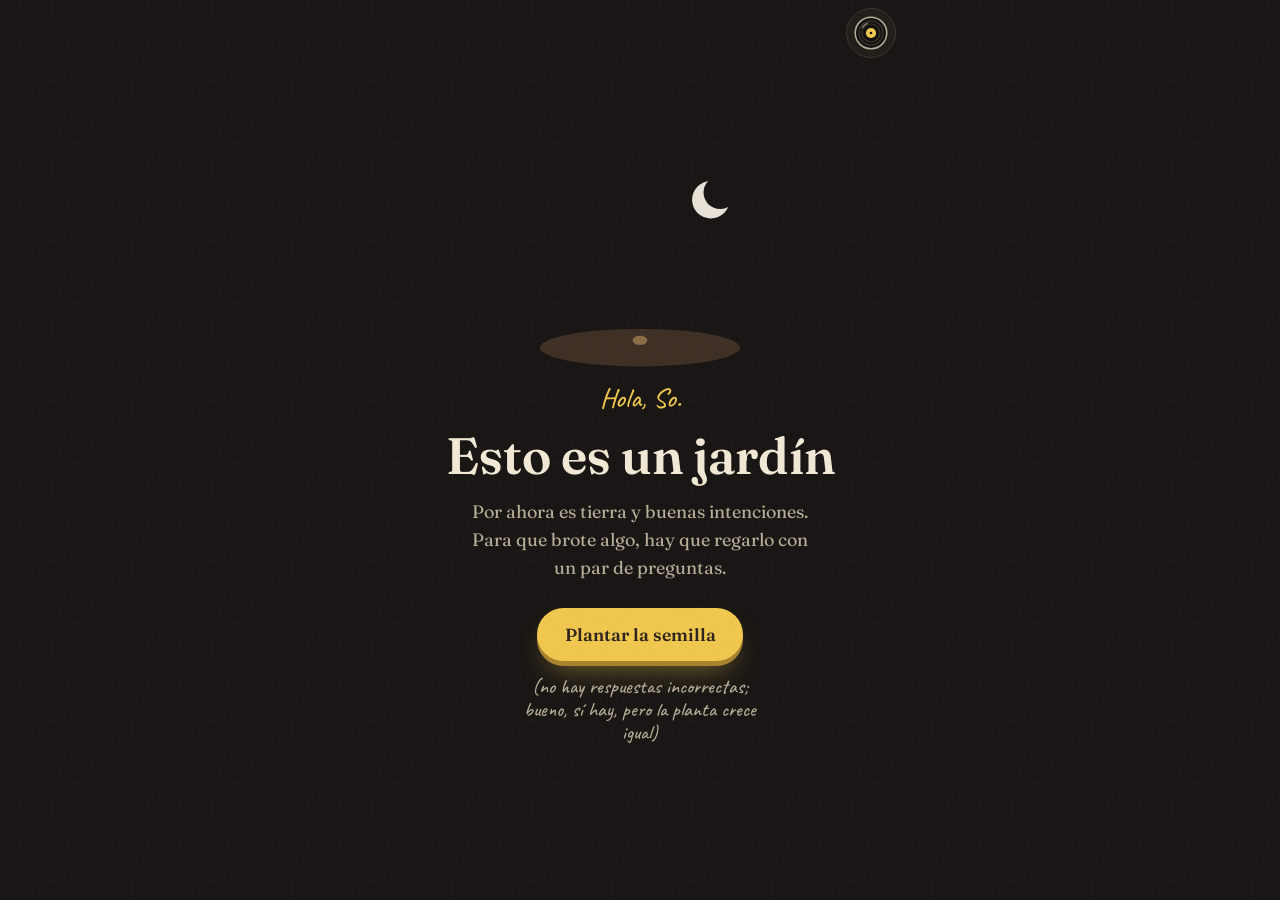
<file: index.html>
<!doctype html>
<html lang="es-AR">
<head>
  <meta charset="utf-8">
  <meta name="viewport" content="width=device-width, initial-scale=1, viewport-fit=cover">
  <meta name="robots" content="noindex, nofollow">
  <meta name="theme-color" content="#14110f">
  <meta name="color-scheme" content="dark">
  <title>Jardín nocturno</title>
  <link rel="icon" href="assets/favicon.svg" type="image/svg+xml">
  <link rel="preconnect" href="https://fonts.googleapis.com">
  <link rel="preconnect" href="https://fonts.gstatic.com" crossorigin>
  <link rel="stylesheet" href="https://fonts.googleapis.com/css2?family=Caveat:wght@500..700&family=Fraunces:opsz,wght,SOFT@9..144,400..700,100&display=swap">
  <link rel="stylesheet" href="css/estilos.css">
  <script type="module" src="js/app.js"></script>
</head>
<body>
  <!-- Cielo de fondo: estrellas + luciérnagas (decorativo) -->
  <div class="cielo" aria-hidden="true">
    <span class="luciernaga" style="--x:12%;--y:22%;--d:0s;--t:13s;--dx:40px;--dy:-50px"></span>
    <span class="luciernaga" style="--x:78%;--y:30%;--d:1.8s;--t:16s;--dx:-30px;--dy:-70px"></span>
    <span class="luciernaga" style="--x:40%;--y:58%;--d:3.1s;--t:12s;--dx:25px;--dy:-40px"></span>
    <span class="luciernaga" style="--x:88%;--y:66%;--d:.7s;--t:15s;--dx:-45px;--dy:-30px"></span>
    <span class="luciernaga" style="--x:20%;--y:80%;--d:2.4s;--t:14s;--dx:35px;--dy:-60px"></span>
    <span class="luciernaga" style="--x:60%;--y:14%;--d:4s;--t:17s;--dx:-20px;--dy:50px"></span>
    <span class="luciernaga" style="--x:52%;--y:86%;--d:1.2s;--t:13s;--dx:-30px;--dy:-55px"></span>
  </div>

  <header class="cabecera">
    <a class="marca" href="#jardin">
      <svg viewBox="0 0 40 48" aria-hidden="true"><use href="#ico-brote"/></svg>
      <span data-texto="sitio.titulo"></span>
    </a>
  </header>

  <main id="contenido">
    <section id="entrada" class="seccion seccion--entrada" data-seccion hidden aria-labelledby="t-entrada">
      <div class="entrada" data-modo="intro">
        <!-- La planta crece por etapas: 0 semilla, 1-3 tallo y hojas, 4 flor. js/entrada.js prende cada .parte -->
        <svg class="escena" data-escena viewBox="0 0 240 200" aria-hidden="true">
          <circle class="escena__luna" cx="188" cy="42" r="18"/>
          <circle class="escena__luna-sombra" cx="197" cy="35" r="16"/>
          <g class="escena__gotas">
            <path class="gota" d="M106 18c3 5 5 8 5 10.5a5 5 0 0 1-10 0c0-2.5 2-5.5 5-10.5Z"/>
            <path class="gota" d="M122 8c3 5 5 8 5 10.5a5 5 0 0 1-10 0c0-2.5 2-5.5 5-10.5Z"/>
            <path class="gota" d="M138 20c3 5 5 8 5 10.5a5 5 0 0 1-10 0c0-2.5 2-5.5 5-10.5Z"/>
          </g>
          <ellipse class="escena__tierra" cx="120" cy="184" rx="96" ry="18"/>
          <ellipse class="parte escena__semilla" data-desde="0" data-hasta="0" cx="120" cy="177" rx="7" ry="4.5"/>
          <g class="escena__planta">
            <path class="parte tallo" data-desde="1" d="M120 182 C120 174 120 167 121 158"/>
            <path class="parte hoja hoja--izq" data-desde="1" d="M121 164 C111 165 104 158 102 150 C112 149 119 155 121 164Z"/>
            <path class="parte hoja hoja--der" data-desde="1" d="M121 160 C131 158 138 151 139 143 C129 144 122 150 121 160Z"/>
            <path class="parte tallo" data-desde="2" d="M121 158 C122 142 118 128 120 112"/>
            <path class="parte hoja hoja--izq" data-desde="2" d="M120 136 C106 137 97 128 95 118 C108 117 118 125 120 136Z"/>
            <path class="parte hoja hoja--der" data-desde="2" d="M120 128 C133 126 142 117 144 106 C131 108 121 116 120 128Z"/>
            <path class="parte tallo" data-desde="3" d="M120 112 C121 99 119 88 120 76"/>
            <path class="parte hoja hoja--der" data-desde="3" d="M120 98 C129 97 135 91 136 84 C127 85 121 90 120 98Z"/>
            <ellipse class="parte pimpollo" data-desde="3" data-hasta="3" cx="120" cy="69" rx="6" ry="9"/>
            <g transform="translate(120 66)">
              <g class="parte parte--flor" data-desde="4">
                <use href="#flor-margarita" x="-30" y="-30" width="60" height="60"/>
              </g>
            </g>
          </g>
        </svg>
        <div class="petalos" data-petalos aria-hidden="true"></div>

        <!-- Pantalla 1: bienvenida -->
        <div class="entrada__pantalla" data-pantalla="intro">
          <p class="manuscrita entrada__saludo" data-solo="primera" data-texto="entrada.saludo"></p>
          <p class="manuscrita entrada__saludo" data-solo="vuelta" data-texto="entrada.saludoVuelta"></p>
          <h1 id="t-entrada" tabindex="-1" data-texto="entrada.titulo"></h1>
          <p class="entrada__texto" data-solo="primera" data-texto="entrada.texto"></p>
          <p class="entrada__texto" data-solo="vuelta" data-texto="entrada.textoVuelta"></p>
          <div class="entrada__botones">
            <button class="boton boton--primario" type="button" data-solo="primera" data-accion="plantar" data-texto="entrada.boton"></button>
            <button class="boton boton--primario" type="button" data-solo="vuelta" data-accion="entrar" data-texto="entrada.entrarDirecto"></button>
            <button class="boton boton--secundario" type="button" data-solo="vuelta" data-accion="plantar" data-texto="entrada.jugarDeNuevo"></button>
          </div>
          <p class="manuscrita nota" data-solo="primera" data-texto="entrada.nota"></p>
        </div>

        <!-- Pantalla 2: preguntas (salen de data/semilla.json) -->
        <div class="entrada__pantalla" data-pantalla="pregunta" hidden>
          <p class="manuscrita entrada__progreso" data-progreso></p>
          <h2 class="entrada__pregunta" tabindex="-1" data-pregunta></h2>
          <ul class="opciones" data-opciones></ul>
          <p class="entrada__reaccion manuscrita" data-reaccion aria-live="polite"></p>
          <button class="boton boton--primario" type="button" data-accion="siguiente" hidden></button>
        </div>

        <!-- Pantalla 3: brotó -->
        <div class="entrada__pantalla" data-pantalla="final" hidden>
          <h2 class="entrada__final" tabindex="-1" data-texto="semilla.final.titulo"></h2>
          <p class="entrada__texto" data-puntaje></p>
          <button class="boton boton--primario" type="button" data-accion="entrar" data-texto="semilla.final.boton"></button>
        </div>
      </div>
    </section>

    <section id="jardin" class="seccion" data-seccion hidden aria-labelledby="t-jardin">
      <header class="seccion__cabecera">
        <h1 id="t-jardin" tabindex="-1" data-texto="jardin.titulo"></h1>
        <p class="bajada" data-texto="jardin.bajada"></p>
      </header>
      <div data-jardin></div>
    </section>

    <section id="cartas" class="seccion" data-seccion hidden aria-labelledby="t-cartas">
      <header class="seccion__cabecera">
        <h1 id="t-cartas" tabindex="-1" data-texto="cartas.titulo"></h1>
        <p class="bajada" data-texto="cartas.bajada"></p>
      </header>
      <div data-cartas></div>
    </section>

    <section id="juegos" class="seccion" data-seccion hidden aria-labelledby="t-juegos">
      <header class="seccion__cabecera">
        <h1 id="t-juegos" tabindex="-1" data-texto="juegos.titulo"></h1>
        <p class="bajada" data-texto="juegos.bajada"></p>
      </header>
      <div data-juegos></div>
    </section>

    <footer class="pie">
      <p class="manuscrita" data-texto="sitio.pie"></p>
    </footer>
  </main>

  <nav class="navegacion" aria-label="Secciones">
    <ul>
      <li><a href="#jardin" data-nav="jardin">
        <svg viewBox="0 0 24 24" aria-hidden="true"><use href="#ico-flor"/></svg>
        <span data-texto="nav.jardin"></span></a></li>
      <li><a href="#cartas" data-nav="cartas">
        <svg viewBox="0 0 24 24" aria-hidden="true"><use href="#ico-sobre"/></svg>
        <span data-texto="nav.cartas"></span></a></li>
      <li><a href="#juegos" data-nav="juegos">
        <svg viewBox="0 0 24 24" aria-hidden="true"><use href="#ico-juego"/></svg>
        <span data-texto="nav.juegos"></span></a></li>
    </ul>
  </nav>

  <!-- Tarjeta de recuerdo (la llena js/tarjeta.js) -->
  <dialog class="tarjeta" data-tarjeta aria-labelledby="tarjeta-titulo">
    <button class="tarjeta__cerrar" type="button" data-accion="cerrar" data-texto-aria="tarjeta.cerrar">
      <svg viewBox="0 0 24 24" aria-hidden="true"><use href="#ico-cerrar"/></svg>
    </button>
    <article class="tarjeta__papel" data-papel>
      <figure class="tarjeta__polaroid">
        <div class="tarjeta__foto" data-foto></div>
        <figcaption class="manuscrita" data-pie></figcaption>
      </figure>
      <p class="tarjeta__fecha" data-fecha></p>
      <h2 id="tarjeta-titulo" data-titulo></h2>
      <div class="tarjeta__texto" data-cuerpo></div>
    </article>
    <div class="tarjeta__pasos" data-pasos>
      <button class="boton-redondo" type="button" data-accion="anterior" data-texto-aria="tarjeta.anterior">
        <svg viewBox="0 0 24 24" aria-hidden="true" style="transform:scaleX(-1)"><use href="#ico-flecha"/></svg>
      </button>
      <span class="manuscrita" data-posicion aria-live="polite"></span>
      <button class="boton-redondo" type="button" data-accion="siguiente" data-texto-aria="tarjeta.siguiente">
        <svg viewBox="0 0 24 24" aria-hidden="true"><use href="#ico-flecha"/></svg>
      </button>
    </div>
  </dialog>

  <!-- Carta abierta (la llena js/cartas.js) -->
  <dialog class="tarjeta carta" data-carta aria-labelledby="carta-titulo">
    <button class="tarjeta__cerrar" type="button" data-accion="cerrar" data-texto-aria="cartas.cerrar">
      <svg viewBox="0 0 24 24" aria-hidden="true"><use href="#ico-cerrar"/></svg>
    </button>
    <article class="tarjeta__papel carta__papel" data-papel>
      <p class="tarjeta__fecha" data-fecha></p>
      <h2 id="carta-titulo" data-titulo></h2>
      <div class="carta__texto" data-cuerpo></div>
      <p class="carta__firma manuscrita" data-firma></p>
    </article>
  </dialog>

  <div class="aviso" role="alert" data-aviso hidden></div>

  <!-- Íconos y dibujos reutilizables -->
  <svg width="0" height="0" style="position:absolute" aria-hidden="true">
    <symbol id="ico-brote" viewBox="0 0 40 48">
      <path d="M20 46 C20 36 19.5 28 21 19" fill="none" stroke="currentColor" stroke-width="2.6" stroke-linecap="round"/>
      <path d="M20.6 28 C12 28 7 22 6 15 C14 15 20 20 20.6 28Z" fill="currentColor"/>
      <path d="M21 21 C28 20 33 14 34 7 C26 8 21.5 13 21 21Z" fill="currentColor"/>
    </symbol>
    <symbol id="ico-flor" viewBox="0 0 24 24">
      <g fill="none" stroke="currentColor" stroke-width="1.8" stroke-linecap="round" stroke-linejoin="round">
        <circle cx="12" cy="5.2" r="2.5"/><circle cx="15.8" cy="9" r="2.5"/>
        <circle cx="12" cy="12.8" r="2.5"/><circle cx="8.2" cy="9" r="2.5"/>
        <path d="M12 15.3V21.5M12 18.5c1.6-1.8 3.4-2.3 5-2"/>
      </g>
      <circle cx="12" cy="9" r="1.4" fill="currentColor"/>
    </symbol>
    <symbol id="ico-sobre" viewBox="0 0 24 24">
      <g fill="none" stroke="currentColor" stroke-width="1.8" stroke-linecap="round" stroke-linejoin="round">
        <rect x="3" y="5.5" width="18" height="13.5" rx="2.2"/>
        <path d="M3.6 7 12 13.2 20.4 7"/>
      </g>
      <circle cx="12" cy="15.6" r="1.6" fill="currentColor"/>
    </symbol>
    <symbol id="ico-juego" viewBox="0 0 24 24">
      <rect x="4" y="4" width="16" height="16" rx="4" fill="none" stroke="currentColor" stroke-width="1.8" transform="rotate(-6 12 12)"/>
      <g fill="currentColor"><circle cx="8.8" cy="9.2" r="1.4"/><circle cx="12" cy="12" r="1.4"/><circle cx="15.2" cy="14.8" r="1.4"/></g>
    </symbol>
    <symbol id="ico-disco" viewBox="0 0 24 24">
      <circle cx="12" cy="12" r="10.5" fill="#0d0b0a" stroke="#b8ad97" stroke-width="1"/>
      <circle cx="12" cy="12" r="8" fill="none" stroke="#3a3229" stroke-width=".8"/>
      <circle cx="12" cy="12" r="6" fill="none" stroke="#3a3229" stroke-width=".8"/>
      <path d="M6.2 8.4a7 7 0 0 1 3.6-3" fill="none" stroke="#b8ad97" stroke-width=".9" stroke-linecap="round" opacity=".7"/>
      <circle cx="12" cy="12" r="3.4" fill="#f2c84b"/>
      <circle cx="12" cy="12" r=".9" fill="#14110f"/>
    </symbol>
    <symbol id="ico-candado" viewBox="0 0 24 24">
      <path d="M8.3 11V8.2a3.7 3.7 0 0 1 7.4 0V11" fill="none" stroke="currentColor" stroke-width="2.2" stroke-linecap="round"/>
      <rect x="5.5" y="10.5" width="13" height="10" rx="2.4" fill="currentColor"/>
      <circle cx="12" cy="15" r="1.5" fill="#f1e6cc"/>
    </symbol>
    <symbol id="ico-cerrar" viewBox="0 0 24 24">
      <path d="M6.5 6.8c3.6 3.2 7.4 7 11 10.6M17.3 6.4c-3.4 3.8-7 7.4-10.8 11" fill="none" stroke="currentColor" stroke-width="2.4" stroke-linecap="round"/>
    </symbol>
    <symbol id="ico-flecha" viewBox="0 0 24 24">
      <path d="M4.5 12.4c4.8-.5 9.6-.3 14.5 0M13.8 6.6c1.8 2 3.6 3.8 5.4 5.6-1.9 1.8-3.7 3.6-5.6 5.4" fill="none" stroke="currentColor" stroke-width="2.4" stroke-linecap="round" stroke-linejoin="round"/>
    </symbol>

    <!-- Flores del jardín (cabezas). viewBox centrado en 0,0 -->
    <symbol id="flor-margarita" viewBox="-30 -30 60 60">
      <g fill="#fbf6ea" stroke="#d8cdb4" stroke-width=".8">
        <ellipse cy="-14" rx="5" ry="12"/>
        <ellipse cy="-14" rx="5" ry="12" transform="rotate(30)"/>
        <ellipse cy="-14" rx="5" ry="12" transform="rotate(60)"/>
        <ellipse cy="-14" rx="5" ry="12" transform="rotate(90)"/>
        <ellipse cy="-14" rx="5" ry="12" transform="rotate(120)"/>
        <ellipse cy="-14" rx="5" ry="12" transform="rotate(150)"/>
        <ellipse cy="-14" rx="5" ry="12" transform="rotate(180)"/>
        <ellipse cy="-14" rx="5" ry="12" transform="rotate(210)"/>
        <ellipse cy="-14" rx="5" ry="12" transform="rotate(240)"/>
        <ellipse cy="-14" rx="5" ry="12" transform="rotate(270)"/>
        <ellipse cy="-14" rx="5" ry="12" transform="rotate(300)"/>
        <ellipse cy="-14" rx="5" ry="12" transform="rotate(330)"/>
      </g>
      <circle r="7" fill="#f2c84b"/>
      <circle r="7" fill="none" stroke="#c99a2e" stroke-width="1.4" stroke-dasharray="1.5 2.5"/>
    </symbol>
    <symbol id="flor-jazmin" viewBox="-30 -30 60 60">
      <g fill="#fbf6ea" stroke="#d8cdb4" stroke-width=".8">
        <path d="M0 0C7-5 11-15 5-25C-2-20-5-9 0 0Z"/>
        <path d="M0 0C7-5 11-15 5-25C-2-20-5-9 0 0Z" transform="rotate(72)"/>
        <path d="M0 0C7-5 11-15 5-25C-2-20-5-9 0 0Z" transform="rotate(144)"/>
        <path d="M0 0C7-5 11-15 5-25C-2-20-5-9 0 0Z" transform="rotate(216)"/>
        <path d="M0 0C7-5 11-15 5-25C-2-20-5-9 0 0Z" transform="rotate(288)"/>
      </g>
      <circle r="3.2" fill="#f8df93"/>
    </symbol>
    <symbol id="flor-aromo" viewBox="-30 -30 60 60">
      <g fill="#f2c84b">
        <circle cx="0" cy="0" r="8.5"/><circle cx="-11" cy="-6" r="7"/><circle cx="10" cy="-7" r="7.5"/>
        <circle cx="-8" cy="9" r="6.5"/><circle cx="9" cy="9" r="6.5"/><circle cx="0" cy="-15" r="6"/>
        <circle cx="-17" cy="5" r="5"/><circle cx="17" cy="3" r="5"/><circle cx="1" cy="16" r="5.5"/>
      </g>
      <g fill="#f8df93">
        <circle cx="-2" cy="-3" r="3"/><circle cx="-13" cy="-8" r="2.4"/><circle cx="8" cy="-10" r="2.6"/>
        <circle cx="-10" cy="7" r="2.2"/><circle cx="7" cy="6" r="2.2"/><circle cx="-2" cy="-17" r="2"/>
      </g>
    </symbol>
    <symbol id="flor-calendula" viewBox="-30 -30 60 60">
      <g fill="#eeac34">
        <ellipse cy="-15" rx="4.6" ry="12"/><ellipse cy="-15" rx="4.6" ry="12" transform="rotate(24)"/>
        <ellipse cy="-15" rx="4.6" ry="12" transform="rotate(48)"/><ellipse cy="-15" rx="4.6" ry="12" transform="rotate(72)"/>
        <ellipse cy="-15" rx="4.6" ry="12" transform="rotate(96)"/><ellipse cy="-15" rx="4.6" ry="12" transform="rotate(120)"/>
        <ellipse cy="-15" rx="4.6" ry="12" transform="rotate(144)"/><ellipse cy="-15" rx="4.6" ry="12" transform="rotate(168)"/>
        <ellipse cy="-15" rx="4.6" ry="12" transform="rotate(192)"/><ellipse cy="-15" rx="4.6" ry="12" transform="rotate(216)"/>
        <ellipse cy="-15" rx="4.6" ry="12" transform="rotate(240)"/><ellipse cy="-15" rx="4.6" ry="12" transform="rotate(264)"/>
        <ellipse cy="-15" rx="4.6" ry="12" transform="rotate(288)"/><ellipse cy="-15" rx="4.6" ry="12" transform="rotate(312)"/>
        <ellipse cy="-15" rx="4.6" ry="12" transform="rotate(336)"/>
      </g>
      <g fill="#f2c84b">
        <ellipse cy="-9" rx="3.6" ry="8" transform="rotate(12)"/><ellipse cy="-9" rx="3.6" ry="8" transform="rotate(52)"/>
        <ellipse cy="-9" rx="3.6" ry="8" transform="rotate(92)"/><ellipse cy="-9" rx="3.6" ry="8" transform="rotate(132)"/>
        <ellipse cy="-9" rx="3.6" ry="8" transform="rotate(172)"/><ellipse cy="-9" rx="3.6" ry="8" transform="rotate(212)"/>
        <ellipse cy="-9" rx="3.6" ry="8" transform="rotate(252)"/><ellipse cy="-9" rx="3.6" ry="8" transform="rotate(292)"/>
        <ellipse cy="-9" rx="3.6" ry="8" transform="rotate(332)"/>
      </g>
      <circle r="5" fill="#7a4f0e"/>
    </symbol>
  </svg>

  <template id="tpl-margarita">
    <svg class="margarita-tinta" viewBox="0 0 120 150" aria-hidden="true">
      <path class="tallo" d="M60 82 C58 105 62 125 58 146 M60 118 C70 108 82 106 90 110 C82 120 70 122 60 118Z"/>
      <g class="petalos">
        <ellipse cx="60" cy="30" rx="9" ry="22"/>
        <ellipse cx="60" cy="30" rx="9" ry="22" transform="rotate(36 60 60)"/>
        <ellipse cx="60" cy="30" rx="9" ry="22" transform="rotate(72 60 60)"/>
        <ellipse cx="60" cy="30" rx="9" ry="22" transform="rotate(108 60 60)"/>
        <ellipse cx="60" cy="30" rx="9" ry="22" transform="rotate(144 60 60)"/>
        <ellipse cx="60" cy="30" rx="9" ry="22" transform="rotate(180 60 60)"/>
        <ellipse cx="60" cy="30" rx="9" ry="22" transform="rotate(216 60 60)"/>
        <ellipse cx="60" cy="30" rx="9" ry="22" transform="rotate(252 60 60)"/>
        <ellipse cx="60" cy="30" rx="9" ry="22" transform="rotate(288 60 60)"/>
        <ellipse cx="60" cy="30" rx="9" ry="22" transform="rotate(324 60 60)"/>
      </g>
      <circle class="centro" cx="60" cy="60" r="13"/>
    </svg>
  </template>
</body>
</html>
</file>
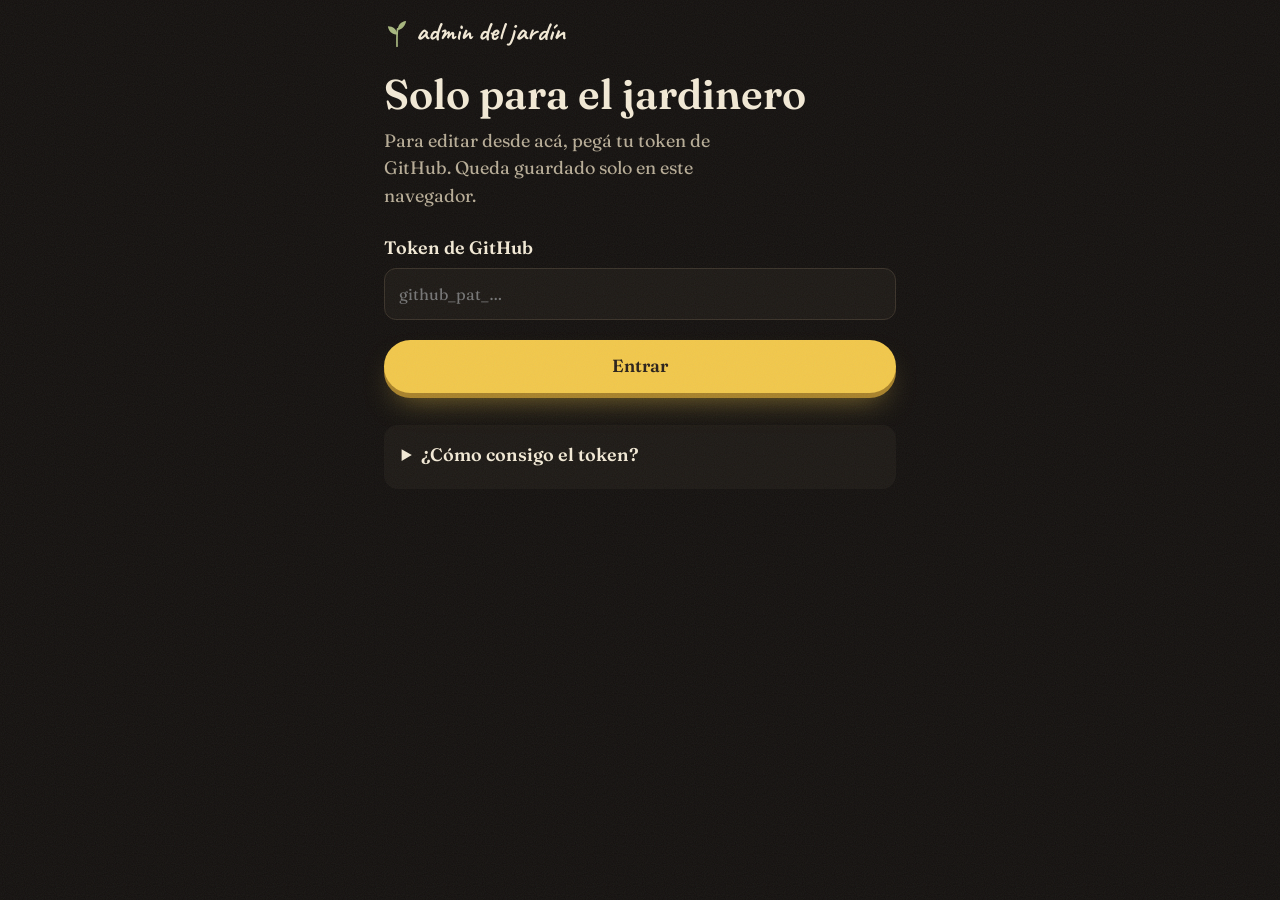
<file: admin.html>
<!doctype html>
<html lang="es-AR">
<head>
  <meta charset="utf-8">
  <meta name="viewport" content="width=device-width, initial-scale=1, viewport-fit=cover">
  <meta name="robots" content="noindex, nofollow">
  <meta name="referrer" content="no-referrer">
  <meta name="theme-color" content="#14110f">
  <meta name="color-scheme" content="dark">
  <title>Jardín nocturno · admin</title>
  <link rel="icon" href="assets/favicon.svg" type="image/svg+xml">
  <link rel="preconnect" href="https://fonts.googleapis.com">
  <link rel="preconnect" href="https://fonts.gstatic.com" crossorigin>
  <link rel="stylesheet" href="https://fonts.googleapis.com/css2?family=Caveat:wght@500..700&family=Fraunces:opsz,wght,SOFT@9..144,400..700,100&display=swap">
  <link rel="stylesheet" href="css/estilos.css">
  <link rel="stylesheet" href="css/admin.css">
  <script type="module" src="js/admin/admin.js"></script>
</head>
<body class="admin">
  <header class="cabecera">
    <a class="marca" href="./">
      <svg viewBox="0 0 40 48" aria-hidden="true"><use href="#ico-brote"/></svg>
      <span>admin del jardín</span>
    </a>
  </header>

  <main class="admin-main">
    <!-- Sin token: solo se ve el candado -->
    <section data-vista="candado" hidden aria-labelledby="t-candado">
      <h1 id="t-candado">Solo para el jardinero</h1>
      <p class="bajada">Para editar desde acá, pegá tu token de GitHub. Queda guardado solo en este navegador.</p>
      <form class="admin-form" data-form-token>
        <label class="campo">
          <span>Token de GitHub</span>
          <input type="password" name="token" autocomplete="off" spellcheck="false" required placeholder="github_pat_…">
        </label>
        <button class="boton boton--primario" type="submit">Entrar</button>
      </form>
      <details class="admin-ayuda">
        <summary>¿Cómo consigo el token?</summary>
        <ol>
          <li>Entrá a <a href="https://github.com/settings/personal-access-tokens/new" target="_blank" rel="noopener">github.com/settings/personal-access-tokens/new</a>.</li>
          <li><b>Token name:</b> jardin-admin. <b>Expiration:</b> lo que quieras (por ejemplo, 1 año).</li>
          <li><b>Repository access:</b> <i>Only select repositories</i> → <b>jardin-nocturno</b>.</li>
          <li><b>Permissions:</b> tocá <i>+ Add permissions</i> (o abrí <i>Repository permissions</i>), buscá <b>Contents</b> y ponelo en <i>Read and write</i>.</li>
          <li><b>Generate token</b>, copialo (empieza con <code>github_pat_</code>) y pegalo acá.</li>
        </ol>
      </details>
    </section>

    <section data-vista="cargando" hidden>
      <p class="manuscrita admin-cargando">Regando los datos…</p>
    </section>

    <nav class="admin-pestanas" aria-label="Qué editar" data-pestanas hidden>
      <button class="admin-pestana" type="button" data-pestana="recuerdos" aria-current="page">Recuerdos</button>
      <button class="admin-pestana" type="button" data-pestana="cartas">Cartas</button>
      <button class="admin-pestana" type="button" data-pestana="preguntas">Preguntas</button>
      <button class="admin-pestana" type="button" data-pestana="textos">Textos</button>
    </nav>

    <!-- ===================== Recuerdos ===================== -->
    <section data-vista="lista-recuerdos" hidden aria-labelledby="t-lista-recuerdos">
      <div class="admin-titulo">
        <h1 id="t-lista-recuerdos">Recuerdos</h1>
        <button class="boton boton--primario" type="button" data-accion="nuevo">+ Nuevo</button>
      </div>
      <ul class="admin-lista" data-lista></ul>
    </section>

    <section data-vista="form-recuerdo" hidden aria-labelledby="t-form-recuerdo">
      <button class="juego-volver" type="button" data-accion="volver">
        <svg viewBox="0 0 24 24" aria-hidden="true"><use href="#ico-flecha"/></svg> Volver a la lista
      </button>
      <h1 id="t-form-recuerdo" tabindex="-1" data-titulo-form>Nuevo recuerdo</h1>

      <form class="admin-form" data-form-recuerdo novalidate>
        <label class="campo">
          <span>Título *</span>
          <input name="titulo" maxlength="80" placeholder="La primera cita">
        </label>
        <label class="campo">
          <span>Fecha *</span>
          <input name="fecha" type="date">
        </label>

        <div class="campo">
          <span>Foto</span>
          <div class="admin-foto">
            <img data-vista-previa alt="" hidden>
            <p class="admin-foto__info" data-foto-info>Sin foto: se va a ver un dibujo de flor.</p>
          </div>
          <label class="boton boton--secundario admin-foto__boton">
            <input class="visualmente-oculto" type="file" name="foto" accept="image/*">
            <span data-foto-boton>Elegir foto</span>
          </label>
        </div>

        <label class="campo">
          <span>Descripción de la foto <small>(para lectores de pantalla)</small></span>
          <input name="alt" maxlength="160" placeholder="Los dos tomando un café en la plaza">
        </label>
        <label class="campo">
          <span>La anécdota</span>
          <textarea name="texto" rows="6" placeholder="Lo que pasó ese día. Dejá una línea en blanco para separar párrafos."></textarea>
        </label>
        <label class="campo">
          <span>Pie de foto gracioso</span>
          <input name="pie" maxlength="120" placeholder="El chiste">
        </label>
        <label class="campo">
          <span>Flor</span>
          <select name="flor">
            <option value="">Que elija el jardín</option>
            <option value="margarita">Margarita (blanca)</option>
            <option value="jazmin">Jazmín (blanco)</option>
            <option value="aromo">Aromo (amarillo)</option>
            <option value="calendula">Caléndula (amarilla)</option>
          </select>
        </label>

        <p class="admin-error" data-error role="alert" tabindex="-1" hidden></p>
        <button class="boton boton--primario" type="submit">Publicar</button>
      </form>
    </section>

    <!-- ===================== Cartas ===================== -->
    <section data-vista="lista-cartas" hidden aria-labelledby="t-lista-cartas">
      <div class="admin-titulo">
        <h1 id="t-lista-cartas">Cartas</h1>
        <button class="boton boton--primario" type="button" data-accion="nuevo">+ Nueva</button>
      </div>
      <p class="bajada">Cada carta queda sellada hasta su fecha (hora de Argentina).</p>
      <ul class="admin-lista" data-lista></ul>
    </section>

    <section data-vista="form-carta" hidden aria-labelledby="t-form-carta">
      <button class="juego-volver" type="button" data-accion="volver">
        <svg viewBox="0 0 24 24" aria-hidden="true"><use href="#ico-flecha"/></svg> Volver a la lista
      </button>
      <h1 id="t-form-carta" tabindex="-1" data-titulo-form>Nueva carta</h1>

      <form class="admin-form" data-form-carta novalidate>
        <label class="campo">
          <span>Título *</span>
          <input name="titulo" maxlength="80" placeholder="Feliz cumple, Sofi">
        </label>
        <div class="admin-fila">
          <label class="campo">
            <span>Se abre el *</span>
            <input name="fecha" type="date">
          </label>
          <label class="campo">
            <span>a las</span>
            <input name="hora" type="time" value="00:00">
          </label>
        </div>
        <p class="admin-nota">Hora de Argentina, aunque ella esté en otro lado.</p>
        <label class="campo">
          <span>Mensaje del candado <small>(lo que ve si la toca antes)</small></span>
          <input name="candado" maxlength="140" placeholder="Ni lo intentes. Bueno, intentalo, pero no se abre.">
        </label>
        <label class="campo">
          <span>La carta *</span>
          <textarea name="texto" rows="12" placeholder="Dejá una línea en blanco para separar párrafos."></textarea>
        </label>
        <label class="campo">
          <span>Firma</span>
          <input name="firma" maxlength="40" value="Arielito">
        </label>

        <p class="admin-error" data-error role="alert" tabindex="-1" hidden></p>
        <button class="boton boton--primario" type="submit">Publicar</button>
      </form>
    </section>

    <!-- ===================== Preguntas ===================== -->
    <section data-vista="lista-preguntas" hidden aria-labelledby="t-lista-preguntas">
      <div class="admin-titulo">
        <h1 id="t-lista-preguntas">Preguntas</h1>
        <button class="boton boton--primario" type="button" data-accion="nuevo">+ Nueva</button>
      </div>
      <p class="bajada">Las del juego de la semilla. Se juegan en este orden; lo ideal son 3 o 4.</p>
      <ul class="admin-lista" data-lista></ul>
    </section>

    <section data-vista="form-pregunta" hidden aria-labelledby="t-form-pregunta">
      <button class="juego-volver" type="button" data-accion="volver">
        <svg viewBox="0 0 24 24" aria-hidden="true"><use href="#ico-flecha"/></svg> Volver a la lista
      </button>
      <h1 id="t-form-pregunta" tabindex="-1" data-titulo-form>Nueva pregunta</h1>

      <form class="admin-form" data-form-pregunta novalidate>
        <label class="campo">
          <span>Pregunta *</span>
          <input name="pregunta" maxlength="140" placeholder="¿Dónde nos conocimos?">
        </label>

        <fieldset class="campo admin-opciones">
          <legend>Opciones * <small>(tocá el círculo de la correcta)</small></legend>
          <div data-opciones></div>
          <button class="boton boton--secundario" type="button" data-accion="agregar-opcion">+ Otra opción</button>
        </fieldset>

        <label class="campo">
          <span>Si acierta</span>
          <input name="siAcierta" maxlength="140" placeholder="¡Eso! Memoria de elefante.">
        </label>
        <label class="campo">
          <span>Si se equivoca</span>
          <input name="siFalla" maxlength="140" placeholder="No, pero me gusta cómo pensás.">
        </label>
        <p class="admin-nota">Si los dejás vacíos, se usan los mensajes genéricos.</p>

        <p class="admin-error" data-error role="alert" tabindex="-1" hidden></p>
        <button class="boton boton--primario" type="submit">Publicar</button>
      </form>
    </section>

    <!-- ===================== Textos ===================== -->
    <section data-vista="lista-textos" hidden aria-labelledby="t-lista-textos">
      <h1 id="t-lista-textos">Textos</h1>
      <p class="bajada">Todos los textos de la página y la canción. Abrí una sección, cambiá lo que quieras y guardá.</p>
      <div class="admin-grupos" data-textos></div>
      <p class="admin-error" data-error role="alert" tabindex="-1" hidden></p>
      <div class="admin-guardar">
        <button class="boton boton--primario" type="button" data-guardar-textos disabled>Sin cambios</button>
      </div>
    </section>

    <footer class="admin-pie" data-pie-admin hidden>
      <p data-repo></p>
      <button class="boton boton--secundario" type="button" data-accion="olvidar">Olvidar token en este navegador</button>
    </footer>
  </main>

  <div class="admin-estado" data-estado role="status" aria-live="polite" hidden></div>

  <svg width="0" height="0" style="position:absolute" aria-hidden="true">
    <symbol id="ico-brote" viewBox="0 0 40 48">
      <path d="M20 46 C20 36 19.5 28 21 19" fill="none" stroke="currentColor" stroke-width="2.6" stroke-linecap="round"/>
      <path d="M20.6 28 C12 28 7 22 6 15 C14 15 20 20 20.6 28Z" fill="currentColor"/>
      <path d="M21 21 C28 20 33 14 34 7 C26 8 21.5 13 21 21Z" fill="currentColor"/>
    </symbol>
    <symbol id="ico-flecha" viewBox="0 0 24 24">
      <path d="M4.5 12.4c4.8-.5 9.6-.3 14.5 0M13.8 6.6c1.8 2 3.6 3.8 5.4 5.6-1.9 1.8-3.7 3.6-5.6 5.4" fill="none" stroke="currentColor" stroke-width="2.4" stroke-linecap="round" stroke-linejoin="round"/>
    </symbol>
  </svg>
</body>
</html>
</file>
<file: css/estilos.css>
/* =========================================================
   Jardín nocturno — estilos
   Mobile-first: todo está pensado para ~390px y crece desde ahí.
   ========================================================= */

/* ---------- Paleta y tokens ---------- */
:root {
  /* Noche (fondos) */
  --noche: #14110f;
  --noche-2: #1d1915;
  --noche-3: #29231d;
  --linea: #3a3229;

  /* Texto sobre la noche */
  --crema: #f3ead6;
  --crema-tenue: #b8ad97;

  /* Papel (tarjetas "hechas a mano") */
  --papel: #f1e6cc;
  --tinta: #2a211a;
  --tinta-suave: #4d4034;
  --tinta-ambar: #7a4f0e;

  /* Flores y plantas */
  --amarillo: #f2c84b;
  --amarillo-claro: #f8df93;
  --amarillo-sombra: #a8822a;
  --blanco-flor: #fbf6ea;
  --musgo: #a7b77e;
  --musgo-oscuro: #4a5638;
  --tierra: #3b2c21;
  --tierra-2: #2c2119;

  /* Tipografías (máximo 2 familias) */
  --f-serif: "Fraunces", Georgia, "Times New Roman", serif;
  --f-mano: "Caveat", "Segoe Print", "Bradley Hand", cursive;

  /* Formas y movimiento */
  --radio: 18px;
  --borde-a-mano: 255px 18px 225px 18px / 18px 225px 18px 255px;
  --sombra: 0 14px 32px -14px rgb(0 0 0 / .8);
  --facil: cubic-bezier(.2, .8, .2, 1);
  --rebote: cubic-bezier(.34, 1.56, .64, 1);

  /* Layout */
  --ancho: 34rem;
  --nav-alto: 72px;
}

/* ---------- Base ---------- */
*, *::before, *::after { box-sizing: border-box; }
[hidden] { display: none !important; }

html {
  overflow-x: clip;
  color-scheme: dark;
  -webkit-text-size-adjust: 100%;
  background: var(--noche);
}

body {
  margin: 0;
  min-height: 100dvh;
  padding-bottom: calc(var(--nav-alto) + env(safe-area-inset-bottom));
  background: var(--noche);
  color: var(--crema);
  font-family: var(--f-serif);
  font-size: 1.0625rem;
  line-height: 1.55;
  font-optical-sizing: auto;
  -webkit-tap-highlight-color: transparent;
  overflow-x: hidden;
}

/* Grano de papel muy sutil: una imagen estática, no cuesta nada animarla porque no se anima */
body::after {
  content: "";
  position: fixed;
  inset: 0;
  z-index: 100;
  pointer-events: none;
  opacity: .07;
  background-image: url("data:image/svg+xml,%3Csvg xmlns='http://www.w3.org/2000/svg' width='160' height='160'%3E%3Cfilter id='n'%3E%3CfeTurbulence type='fractalNoise' baseFrequency='.9' numOctaves='2' stitchTiles='stitch'/%3E%3C/filter%3E%3Crect width='100%25' height='100%25' filter='url(%23n)'/%3E%3C/svg%3E");
}

img, svg { display: block; max-width: 100%; }
p { margin: 0; }

h1, h2, h3 {
  margin: 0;
  font-weight: 600;
  line-height: 1.08;
  text-wrap: balance;
}

a { color: var(--amarillo); }

:focus-visible {
  outline: 3px solid var(--amarillo);
  outline-offset: 3px;
  border-radius: 8px;
}
[tabindex="-1"]:focus { outline: none; }

.manuscrita {
  font-family: var(--f-mano);
  font-size: 1.45rem;
  font-weight: 500;
  line-height: 1.15;
}

.visualmente-oculto {
  position: absolute !important;
  width: 1px; height: 1px;
  overflow: hidden;
  clip: rect(0 0 0 0);
  white-space: nowrap;
}

/* ---------- Cielo: estrellas + luciérnagas ---------- */
.cielo {
  position: fixed;
  inset: 0;
  z-index: -1;
  overflow: hidden;
  pointer-events: none;
  background:
    radial-gradient(1.6px 1.6px at 8% 12%, rgb(255 248 230 / .85), transparent),
    radial-gradient(1.2px 1.2px at 23% 34%, rgb(255 248 230 / .6), transparent),
    radial-gradient(1.8px 1.8px at 41% 8%, rgb(255 248 230 / .8), transparent),
    radial-gradient(1.2px 1.2px at 57% 27%, rgb(255 248 230 / .55), transparent),
    radial-gradient(1.6px 1.6px at 72% 6%, rgb(255 248 230 / .75), transparent),
    radial-gradient(1.2px 1.2px at 86% 20%, rgb(255 248 230 / .6), transparent),
    radial-gradient(1.4px 1.4px at 93% 42%, rgb(255 248 230 / .5), transparent),
    radial-gradient(1.2px 1.2px at 15% 52%, rgb(255 248 230 / .4), transparent),
    radial-gradient(1.4px 1.4px at 66% 48%, rgb(255 248 230 / .35), transparent),
    radial-gradient(120% 55% at 50% 0%, #251e17 0%, transparent 70%),
    radial-gradient(90% 40% at 50% 100%, #1b1f15 0%, transparent 70%),
    var(--noche);
}

.luciernaga {
  position: absolute;
  left: var(--x);
  top: var(--y);
  width: 5px;
  height: 5px;
  border-radius: 50%;
  background: var(--amarillo-claro);
  box-shadow: 0 0 10px 3px rgb(242 200 75 / .5);
  opacity: 0;
  will-change: transform, opacity;
  animation:
    vuelo var(--t, 14s) ease-in-out var(--d, 0s) infinite alternate,
    titila 3.4s ease-in-out var(--d, 0s) infinite;
}

@keyframes vuelo {
  to { transform: translate(var(--dx, 30px), var(--dy, -60px)); }
}
@keyframes titila {
  0%, 100% { opacity: 0; }
  50% { opacity: .9; }
}

/* ---------- Cabecera ---------- */
.cabecera {
  position: sticky;
  top: 0;
  z-index: 10;
  display: flex;
  align-items: center;
  justify-content: space-between;
  gap: 1rem;
  max-width: var(--ancho);
  margin-inline: auto;
  padding: calc(.5rem + env(safe-area-inset-top)) 1rem .5rem;
  background: linear-gradient(var(--noche) 65%, transparent);
}

.marca {
  display: inline-flex;
  align-items: center;
  gap: .4rem;
  min-height: 48px;
  color: var(--crema);
  text-decoration: none;
  font-family: var(--f-mano);
  font-size: 1.65rem;
  font-weight: 700;
}
.marca svg { width: 26px; height: 32px; color: var(--musgo); }

/* ---------- Secciones ---------- */
main {
  max-width: var(--ancho);
  margin-inline: auto;
  padding-inline: 1rem;
  transition: opacity .4s var(--facil);
}
html:not(.listo) main { opacity: 0; }

.seccion {
  padding-block: .5rem 1.5rem;
  animation: aparecer .55s var(--facil);
}
@keyframes aparecer {
  from { opacity: 0; transform: translateY(14px); }
}

.seccion__cabecera { margin-bottom: 1.75rem; }
.seccion__cabecera h1 {
  font-size: clamp(2.2rem, 10vw, 2.9rem);
  letter-spacing: -.015em;
}
/* Subrayado dibujado a mano debajo de cada título */
.seccion__cabecera h1::after {
  content: "";
  display: block;
  width: 6rem;
  height: 12px;
  margin-top: .3rem;
  background: url("data:image/svg+xml,%3Csvg xmlns='http://www.w3.org/2000/svg' viewBox='0 0 96 12'%3E%3Cpath d='M3 7c12-6 22 3 34-1s22-5 34 0c8 3 15 2 22-2' fill='none' stroke='%23f2c84b' stroke-width='2.6' stroke-linecap='round'/%3E%3C/svg%3E") no-repeat left / contain;
}

.bajada {
  margin-top: .6rem;
  max-width: 32ch;
  color: var(--crema-tenue);
}

/* ---------- Entrada ---------- */
.seccion--entrada { padding: 0; }
body[data-ruta="entrada"] { padding-bottom: 0; }
body[data-ruta="entrada"] .cabecera,
body[data-ruta="entrada"] .navegacion,
body[data-ruta="entrada"] .pie { display: none; }

.entrada {
  min-height: 100dvh;
  display: flex;
  flex-direction: column;
  align-items: center;
  justify-content: center;
  gap: .9rem;
  padding: 2rem 0 calc(2rem + env(safe-area-inset-bottom));
  text-align: center;
}
.entrada { position: relative; }
.entrada__pantalla {
  display: flex;
  flex-direction: column;
  align-items: center;
  gap: .9rem;
  width: 100%;
  animation: aparecer .45s var(--facil);
}
.entrada__saludo { color: var(--amarillo); font-size: 1.7rem; }
.entrada h1 { font-size: clamp(2.4rem, 11vw, 3.2rem); }
.entrada__texto { max-width: 28ch; color: var(--crema-tenue); }
.entrada__botones {
  display: flex;
  flex-direction: column;
  align-items: center;
  gap: .9rem;
  margin-top: .75rem;
}
.nota { max-width: 26ch; color: var(--crema-tenue); font-size: 1.25rem; }

/* --- Escena: la planta que crece --- */
.escena {
  width: min(68vw, 250px);
  margin-bottom: .25rem;
  overflow: visible;
  transition: width .5s var(--facil);
}
.entrada[data-modo="pregunta"] .escena { width: min(48vw, 190px); }
@media (max-height: 700px) {
  .entrada[data-modo="pregunta"] .escena { width: min(36vw, 140px); }
  .entrada { gap: .7rem; padding-top: 1rem; }
}

.escena__luna { fill: var(--blanco-flor); opacity: .92; }
.escena__luna-sombra { fill: var(--noche); }
.escena__tierra { fill: var(--tierra); }
.escena__semilla { fill: #8a6a43; }
.tallo { fill: none; stroke: var(--musgo); stroke-width: 3.5; stroke-linecap: round; }
.hoja { fill: var(--musgo); }
.pimpollo { fill: var(--blanco-flor); stroke: var(--musgo); stroke-width: 2; }

.escena__planta {
  transform-box: fill-box;
  transform-origin: 50% 100%;
  animation: mecerse 5s ease-in-out infinite alternate;
}

/* Cada parte aparece creciendo desde su base */
.parte {
  transform-box: fill-box;
  transform-origin: 50% 100%;
  transform: scale(0);
  opacity: 0;
  transition: transform .8s var(--rebote), opacity .3s;
}
.parte.visible { transform: none; opacity: 1; }
.hoja--izq { transform-origin: 100% 100%; transition-delay: .25s; }
.hoja--der { transform-origin: 0% 100%; transition-delay: .35s; }
.escena__semilla, .pimpollo { transform-origin: 50% 50%; }
.parte--flor {
  transform-origin: 50% 50%;
  transform: scale(0) rotate(-120deg);
  transition-duration: 1.1s;
  transition-delay: .2s;
}

/* Gotas al responder */
.gota { fill: #9fc3d6; opacity: 0; transform-box: fill-box; }
.escena.regando .gota { animation: caer .9s ease-in both; }
.escena.regando .gota:nth-child(2) { animation-delay: .15s; }
.escena.regando .gota:nth-child(3) { animation-delay: .3s; }
@keyframes caer {
  0% { opacity: 0; transform: translateY(-8px); }
  25% { opacity: .9; }
  100% { opacity: 0; transform: translateY(55px); }
}

/* Lluvia de pétalos al florecer */
.petalos {
  position: absolute;
  inset: 0;
  overflow: hidden;
  pointer-events: none;
}
.petalo {
  position: absolute;
  top: 12%;
  left: var(--x);
  width: 10px;
  height: 16px;
  border-radius: 50% 50% 50% 50% / 65% 65% 35% 35%;
  background: var(--blanco-flor);
  opacity: 0;
  animation: caer-petalo var(--t, 2.6s) ease-in var(--d, 0s) forwards;
}
.petalo--amarillo { background: var(--amarillo); }
@keyframes caer-petalo {
  0% { opacity: 0; transform: translate(0, 0) rotate(0); }
  10% { opacity: 1; }
  100% { opacity: 0; transform: translate(var(--dx), 75vh) rotate(var(--giro)); }
}

/* --- Preguntas --- */
.entrada__progreso { color: var(--amarillo); font-size: 1.35rem; }
.entrada__pregunta {
  max-width: 22ch;
  font-size: clamp(1.6rem, 7vw, 2rem);
}
.opciones {
  display: grid;
  gap: .7rem;
  width: 100%;
  margin: .4rem 0 0;
  padding: 0;
  list-style: none;
}
.opcion {
  position: relative;
  width: 100%;
  min-height: 58px;
  padding: .85rem 3rem .85rem 1.1rem;
  border: 1.5px solid var(--linea);
  border-radius: var(--borde-a-mano);
  background: var(--noche-2);
  color: var(--crema);
  font: inherit;
  text-align: left;
  cursor: pointer;
  touch-action: manipulation;
  transition: transform .15s var(--facil), background-color .25s, border-color .25s, opacity .3s;
}
.opcion:active { transform: scale(.97); }
.opcion:disabled { cursor: default; }
.opciones.respondida .opcion:not(.opcion--bien, .opcion--mal, .opcion--era) { opacity: .45; }

.opcion::after {
  position: absolute;
  right: 1rem;
  top: 50%;
  translate: 0 -50%;
  font-family: var(--f-mano);
  font-size: 1.6rem;
  font-weight: 700;
}
.opcion--bien { border-color: var(--musgo); background: var(--musgo-oscuro); }
.opcion--bien::after { content: "✓"; color: var(--amarillo-claro); }
.opcion--mal { border-color: #c4704f; background: #3a221a; animation: sacudir .4s; }
.opcion--mal::after { content: "✗"; color: #f0a585; }
.opcion--era { padding-right: 5.5rem; border-color: var(--musgo); border-style: dashed; }
.opcion--era::after { content: "era esta"; font-size: 1.15rem; color: var(--musgo); }
@keyframes sacudir {
  20%, 60% { transform: translateX(-6px); }
  40%, 80% { transform: translateX(6px); }
}

.entrada__reaccion {
  min-height: 1.5em;
  max-width: 26ch;
  color: var(--amarillo-claro);
}
.entrada__reaccion:empty { display: none; }

.entrada__final {
  font-size: clamp(2.6rem, 12vw, 3.4rem);
  color: var(--amarillo);
}

.boton--secundario {
  background: transparent;
  color: var(--crema);
  border: 1.5px solid rgb(184 173 151 / .45);
}
.boton--secundario:active { transform: scale(.96); }

@keyframes brotar {
  from { transform: scale(0); opacity: 0; }
}
@keyframes mecerse {
  from { transform: rotate(-2.5deg); }
  to { transform: rotate(2.5deg); }
}

/* ---------- Botones ---------- */
.boton {
  display: inline-flex;
  align-items: center;
  justify-content: center;
  gap: .5rem;
  min-height: 52px;
  padding: .8rem 1.7rem;
  border: 0;
  border-radius: 999px;
  font: inherit;
  font-size: 1.1rem;
  font-weight: 600;
  cursor: pointer;
  touch-action: manipulation;
  user-select: none;
  transition: transform .15s var(--facil), box-shadow .15s var(--facil);
}
.boton--primario {
  background: var(--amarillo);
  color: var(--tinta);
  box-shadow: 0 5px 0 var(--amarillo-sombra), 0 16px 30px -12px rgb(242 200 75 / .55);
}
.boton--primario:active {
  transform: translateY(4px);
  box-shadow: 0 1px 0 var(--amarillo-sombra), 0 8px 18px -10px rgb(242 200 75 / .5);
}

/* ---------- Navegación inferior ---------- */
.navegacion {
  position: fixed;
  inset: auto 0 0 0;
  z-index: 20;
  padding: .45rem .75rem calc(.45rem + env(safe-area-inset-bottom));
  background: rgb(20 17 15 / .94);
  border-top: 1px solid var(--linea);
}
.navegacion ul {
  display: grid;
  grid-template-columns: repeat(3, 1fr);
  gap: .35rem;
  max-width: var(--ancho);
  margin: 0 auto;
  padding: 0;
  list-style: none;
}
.navegacion a {
  display: flex;
  flex-direction: column;
  align-items: center;
  justify-content: center;
  gap: .15rem;
  min-height: 58px;
  border-radius: 16px;
  color: var(--crema-tenue);
  text-decoration: none;
  font-size: .9rem;
  font-weight: 500;
  touch-action: manipulation;
  transition: color .25s, background-color .25s;
}
.navegacion svg {
  width: 26px;
  height: 26px;
  transition: transform .35s var(--rebote);
}
.navegacion a[aria-current="page"] {
  color: var(--amarillo);
  background: var(--noche-3);
}
.navegacion a[aria-current="page"] svg { transform: translateY(-2px) rotate(-10deg) scale(1.08); }
.navegacion a:active svg { transform: scale(.88); }

/* ---------- Pie ---------- */
.pie {
  padding: 1rem 0 1.5rem;
  text-align: center;
  color: var(--crema-tenue);
}

/* ---------- Jardín ---------- */
.cantero {
  display: grid;
  grid-template-columns: repeat(3, 1fr);
  align-items: end;
  row-gap: 1.25rem;
  margin-top: .5rem;
}

.flor {
  position: relative;
  display: flex;
  flex-direction: column;
  align-items: center;
  padding: 0;
  border: 0;
  background: none;
  color: inherit;
  font: inherit;
  cursor: pointer;
  touch-action: manipulation;
}

.flor__planta {
  display: flex;
  flex-direction: column;
  align-items: center;
  transform-origin: 50% 100%;
  animation:
    brotar .9s var(--rebote) calc(.15s + var(--i, 0) * .12s) both,
    mecerse calc(4.5s + var(--i, 0) * .37s) ease-in-out calc(1.2s + var(--i, 0) * .2s) infinite alternate;
}

.flor__cabeza {
  display: grid;
  place-items: center;
  width: 76px;
  height: 76px;
  margin-bottom: -10px;
  border-radius: 50%;
  /* Brillito bajo la luna, sin filtros caros */
  background: radial-gradient(circle, rgb(248 223 147 / .16) 0%, transparent 68%);
  transition: transform .25s var(--rebote);
}
.flor__cabeza svg { width: 62px; height: 62px; }

.flor__tallo {
  position: relative;
  width: 3px;
  height: var(--alto, 90px);
  border-radius: 2px;
  background: var(--musgo);
}
/* Una hojita por tallo */
.flor__tallo::before {
  content: "";
  position: absolute;
  top: 45%;
  left: 2px;
  width: 18px;
  height: 9px;
  border-radius: 0 100% 0 100%;
  background: var(--musgo);
  transform: rotate(-24deg);
  transform-origin: 0 50%;
}
.flor:nth-child(even) .flor__tallo::before {
  left: auto;
  right: 2px;
  border-radius: 100% 0 100% 0;
  transform: rotate(24deg);
  transform-origin: 100% 50%;
}

/* Montículos que se pisan entre sí y forman una franja de tierra por fila */
.flor__tierra {
  width: 118%;
  height: 22px;
  margin-top: -3px;
  border-radius: 50% 50% 8px 8px / 100% 100% 8px 8px;
  background: linear-gradient(var(--tierra), var(--tierra-2));
}

.flor__fecha {
  margin-top: .3rem;
  color: var(--crema-tenue);
  font-size: 1.15rem;
}

.flor:active .flor__cabeza { transform: scale(.9) rotate(-8deg); }

/* Flor agregada desde la última visita */
.flor--nueva .flor__cabeza {
  background: radial-gradient(circle, rgb(248 223 147 / .38) 0%, transparent 70%);
  animation: latido 2.4s ease-in-out infinite;
}
.flor__nueva {
  position: absolute;
  top: -1.4rem;
  z-index: 1;
  padding: 0 .45rem;
  border-radius: 8px;
  background: var(--amarillo);
  color: var(--tinta);
  font-size: 1.1rem;
  font-weight: 700;
  transform: rotate(-6deg);
}
@keyframes latido {
  50% { transform: scale(1.08); }
}

.contador {
  margin-top: 1.25rem;
  text-align: center;
  color: var(--amarillo);
}

/* ---------- Tarjeta de recuerdo ---------- */
html.con-modal { overflow: hidden; }

.tarjeta {
  width: min(100% - 1.5rem, 26rem);
  max-width: none;
  max-height: none;
  margin: auto;
  padding: 1.6rem 0 0;
  border: 0;
  background: transparent;
  color: var(--tinta);
  overflow: visible;
}
.tarjeta::backdrop {
  background: rgb(10 8 7 / .82);
}

.tarjeta__papel {
  max-height: calc(100dvh - 9.5rem);
  overflow-y: auto;
  overscroll-behavior: contain;
  padding: 1rem 1.1rem 1.4rem;
  border-radius: 6px;
  background: var(--papel);
  box-shadow: var(--sombra);
  transform: rotate(var(--giro, 0deg));
  touch-action: pan-y;
}
.tarjeta__papel.entra { animation: abrir-tarjeta .5s var(--rebote); }
.tarjeta__papel.entra-desde-der { animation: entra-der .35s var(--facil); }
.tarjeta__papel.entra-desde-izq { animation: entra-izq .35s var(--facil); }

@keyframes abrir-tarjeta {
  from { opacity: 0; transform: translateY(30px) scale(.85) rotate(-6deg); }
}
@keyframes entra-der {
  from { opacity: 0; transform: translateX(40px) rotate(3deg); }
}
@keyframes entra-izq {
  from { opacity: 0; transform: translateX(-40px) rotate(-3deg); }
}

.tarjeta__polaroid {
  margin: 0 0 1rem;
  padding: .6rem .6rem .2rem;
  background: #fffdf7;
  box-shadow: 0 2px 8px -3px rgb(42 33 26 / .45);
  transform: rotate(-1deg);
}
.tarjeta__foto {
  min-height: 12rem;
  background: #e8dfca;
}
.tarjeta__foto img {
  width: 100%;
  max-height: 44dvh;
  object-fit: cover;
}
.tarjeta__polaroid figcaption {
  padding: .45rem .2rem .35rem;
  color: var(--tinta-suave);
  text-align: center;
  font-size: 1.4rem;
}

.tarjeta__sin-foto {
  display: grid;
  place-items: center;
  align-content: center;
  gap: .5rem;
  min-height: 14rem;
  padding: 1.5rem;
  text-align: center;
  color: var(--tinta-suave);
}
.tarjeta__sin-foto svg { width: 96px; height: 96px; }

.tarjeta__fecha {
  color: var(--tinta-ambar);
  font-size: .85rem;
  font-weight: 600;
  letter-spacing: .08em;
  text-transform: uppercase;
}
.tarjeta h2 {
  margin-top: .2rem;
  font-size: 1.7rem;
}
.tarjeta__texto {
  display: grid;
  gap: .7rem;
  margin-top: .7rem;
  color: var(--tinta-suave);
}

.tarjeta__cerrar {
  position: absolute;
  top: .2rem;
  right: -.2rem;
  z-index: 2;
  display: grid;
  place-items: center;
  width: 52px;
  height: 52px;
  border: 0;
  border-radius: 50%;
  background: var(--amarillo);
  color: var(--tinta);
  box-shadow: 0 4px 0 var(--amarillo-sombra);
  cursor: pointer;
  touch-action: manipulation;
}
.tarjeta__cerrar svg { width: 24px; height: 24px; }
.tarjeta__cerrar:active { transform: translateY(3px); box-shadow: 0 1px 0 var(--amarillo-sombra); }

.tarjeta__pasos {
  display: flex;
  align-items: center;
  justify-content: space-between;
  gap: 1rem;
  padding: .9rem .25rem 0;
  color: var(--crema);
}
.boton-redondo {
  display: grid;
  place-items: center;
  width: 52px;
  height: 52px;
  border: 1.5px solid var(--linea);
  border-radius: 50%;
  background: var(--noche-2);
  color: var(--crema);
  cursor: pointer;
  touch-action: manipulation;
}
.boton-redondo svg { width: 24px; height: 24px; }
.boton-redondo:active { transform: scale(.92); }

/* ---------- Tarjeta simple sobre la noche ---------- */
.tarjeta-suave {
  display: grid;
  justify-items: center;
  gap: .5rem;
  padding: 1.5rem 1.25rem;
  border: 1.5px dashed var(--linea);
  border-radius: var(--borde-a-mano);
  background: var(--noche-2);
  text-align: center;
}
.tarjeta-suave svg { width: 40px; height: 40px; color: var(--amarillo); }
.tarjeta-suave .manuscrita { color: var(--amarillo); }
.tarjeta-suave p:not(.manuscrita) { color: var(--crema-tenue); max-width: 30ch; }

/* ---------- Cartas selladas ---------- */
.cartas-lista {
  overflow-x: clip; /* la solapa en 3D no debe ensanchar la página */
  display: grid;
  gap: 2.5rem;
  margin: 2.5rem 0 0;
  padding: 0;
  list-style: none;
}
.carta-item {
  display: grid;
  justify-items: center;
  gap: .7rem;
  text-align: center;
}

.sobre {
  position: relative;
  width: min(100%, 20rem);
  aspect-ratio: 16 / 10;
  padding: 0;
  border: 0;
  border-radius: 6px;
  background: #e9dcbd;
  color: var(--tinta);
  font: inherit;
  box-shadow: var(--sombra);
  rotate: var(--giro, 0deg);
  perspective: 600px;
  transition: margin-top .7s var(--facil);
  cursor: pointer;
  touch-action: manipulation;
}
.sobre:active { scale: .97; }
.sobre.temblando { animation: temblor .45s; }
@keyframes temblor {
  20%, 60% { translate: -7px 0; }
  40%, 80% { translate: 7px 0; }
}

/* Capas: hoja (atrás) < pliegue de abajo < solapa cerrada < título y sello */
.sobre__hoja {
  position: absolute;
  inset: 8% 7% 10%;
  z-index: 1;
  border-radius: 3px;
  background:
    repeating-linear-gradient(transparent 0 13px, rgb(42 33 26 / .14) 13px 14px) 0 18px / 100% 100% no-repeat,
    #fffdf7;
  transition: translate .7s var(--rebote) .45s;
}
.sobre__pliegue {
  position: absolute;
  inset: 0;
  z-index: 2;
  border-radius: 6px;
  background: var(--papel);
  clip-path: polygon(0 0, 50% 52%, 100% 0, 100% 100%, 0 100%);
}
.sobre__solapa {
  position: absolute;
  inset: 0 0 auto;
  height: 60%;
  z-index: 3;
  background: linear-gradient(#ddcca6, #e6d6b2);
  clip-path: polygon(0 0, 100% 0, 50% 100%);
  transform-origin: 50% 0;
  transition: transform .7s var(--facil), z-index 0s .35s;
}
.sobre__titulo {
  position: absolute;
  inset: auto 1rem 12%;
  z-index: 4;
  font-size: 1.5rem;
  font-weight: 700;
  line-height: 1.1;
}
.sobre__sello {
  position: absolute;
  top: 60%;
  left: 50%;
  z-index: 5;
  display: grid;
  place-items: center;
  width: 54px;
  height: 54px;
  margin: -27px 0 0 -27px;
  border-radius: 46% 54% 50% 50% / 52% 48% 52% 48%;
  background: radial-gradient(circle at 35% 30%, #f8dc84, #d4a437 55%, #9a7020);
  box-shadow: 0 3px 6px -2px rgb(0 0 0 / .5), inset 0 0 0 3px rgb(154 112 32 / .5);
  color: #5c4210;
  transition: scale .4s var(--rebote), opacity .3s;
}
.sobre__sello svg { width: 24px; height: 24px; }

/* Abierta: la solapa se da vuelta, la hoja asoma y el sello se va */
.sobre--abierta .sobre__solapa {
  z-index: 0;
  transform: rotateX(180deg);
}
.sobre--abierta .sobre__hoja { translate: 0 -38%; }
/* Lugar para la solapa abierta, que sobresale por arriba (60% del alto del sobre) */
.sobre--abierta { margin-top: min(37.5%, 7.5rem); }
.sobre--abierta .sobre__sello { scale: 0; opacity: 0; }

.sobre__nueva {
  position: absolute;
  top: -.9rem;
  right: -.5rem;
  z-index: 6;
  display: none;
  padding: 0 .5rem;
  border-radius: 8px;
  background: var(--amarillo);
  color: var(--tinta);
  font-size: 1.2rem;
  font-weight: 700;
  rotate: 8deg;
}
.sobre--nueva .sobre__nueva { display: block; }
.sobre--nueva { box-shadow: var(--sombra), 0 0 0 3px rgb(242 200 75 / .35), 0 0 40px -6px rgb(242 200 75 / .45); }

.sobre__info {
  display: grid;
  gap: .1rem;
  color: var(--crema-tenue);
  font-size: .95rem;
}
.sobre__info strong { color: var(--crema); font-size: 1.05rem; font-weight: 600; }

.sobre__globo {
  position: relative;
  max-width: 24ch;
  padding: .55rem 1rem;
  border-radius: 14px;
  background: var(--noche-3);
  color: var(--amarillo-claro);
  font-size: 1.3rem;
  animation: aparecer .3s var(--facil);
}
.sobre__globo::before {
  content: "";
  position: absolute;
  top: -7px;
  left: 50%;
  width: 14px;
  height: 14px;
  margin-left: -7px;
  background: inherit;
  rotate: 45deg;
}
.sobre__globo:empty { display: none; }

/* Carta abierta: papel rayado */
.carta__papel {
  --renglon: 1.85rem;
  padding: 1.2rem 1.2rem 1.5rem 2.2rem;
  border-radius: 4px;
  background:
    linear-gradient(90deg, transparent 1.5rem, rgb(122 79 14 / .35) 1.5rem calc(1.5rem + 1.5px), transparent calc(1.5rem + 1.5px)),
    repeating-linear-gradient(transparent 0 calc(var(--renglon) - 1px), rgb(42 33 26 / .13) calc(var(--renglon) - 1px) var(--renglon)),
    #fffaf0;
  background-attachment: local;
  line-height: var(--renglon);
}
.carta__papel.desplegar { animation: desplegar .6s var(--facil); }
@keyframes desplegar {
  from { opacity: 0; transform: scaleY(.25) rotate(-2deg); transform-origin: 50% 0; }
}
.carta h2 { font-size: 1.8rem; line-height: var(--renglon); margin: .2rem 0 .4rem; }
.carta__texto { display: grid; gap: var(--renglon); color: var(--tinta-suave); }
.carta__firma {
  margin-top: var(--renglon);
  text-align: right;
  color: var(--tinta-ambar);
  font-size: 1.9rem;
}

/* Puntito en el menú cuando hay una carta nueva */
.navegacion a { position: relative; }
.navegacion a.con-novedad::after {
  content: "";
  position: absolute;
  top: 8px;
  left: calc(50% + 10px);
  width: 10px;
  height: 10px;
  border: 2px solid var(--noche);
  border-radius: 50%;
  background: var(--amarillo);
}

/* ---------- Paquete de semillas (juegos "próximamente") ---------- */
.paquete {
  position: relative;
  max-width: 19rem;
  margin: .5rem auto 0;
  padding: 2.2rem 1.4rem 1.8rem;
  background: var(--papel);
  color: var(--tinta);
  border-radius: 6px 6px 16px 16px;
  box-shadow: var(--sombra);
  text-align: center;
  transform: rotate(-1.8deg);
}
/* Línea de "cortar acá" en la solapa */
.paquete::before {
  content: "";
  position: absolute;
  inset: 14px 14px auto;
  border-top: 2px dashed rgb(42 33 26 / .3);
}
.paquete h2 { font-size: 2rem; margin-top: .25rem; }
.paquete p { color: var(--tinta-suave); margin-top: .5rem; }
.paquete .manuscrita { color: var(--tinta-ambar); margin-top: .9rem; }

.paquete__sello {
  position: absolute;
  top: 1.4rem;
  right: -.6rem;
  display: grid;
  place-items: center;
  width: 74px;
  height: 74px;
  border: 2px solid var(--tinta-ambar);
  border-radius: 50%;
  background: var(--amarillo);
  color: var(--tinta);
  font-family: var(--f-mano);
  font-size: 1.3rem;
  font-weight: 700;
  line-height: 1;
  transform: rotate(14deg);
}

.margarita-tinta { width: 104px; margin: 0 auto; }
.margarita-tinta .petalos ellipse { fill: var(--blanco-flor); stroke: var(--tinta); stroke-width: 2; }
.margarita-tinta .centro { fill: var(--amarillo); stroke: var(--tinta); stroke-width: 2; }
.margarita-tinta .tallo { fill: var(--musgo-oscuro); stroke: var(--tinta); stroke-width: 2; stroke-linecap: round; stroke-linejoin: round; }

/* ---------- Música ---------- */
.musica-boton {
  position: fixed;
  top: calc(.5rem + env(safe-area-inset-top));
  right: max(1rem, calc((100vw - var(--ancho)) / 2 + 1rem));
  z-index: 40;
  display: grid;
  place-items: center;
  width: 50px;
  height: 50px;
  padding: 0;
  border: 1.5px solid var(--linea);
  border-radius: 50%;
  background: var(--noche-2);
  cursor: pointer;
  touch-action: manipulation;
  transition: border-color .3s, box-shadow .3s, opacity .3s;
}
.musica-boton svg { width: 36px; height: 36px; }
.musica-boton:active { scale: .92; }
.musica-boton.cargando { opacity: .6; }
.musica-boton.cargando svg { animation: girar 1.2s linear infinite; }
.musica-boton.sonando {
  border-color: var(--amarillo);
  box-shadow: 0 0 18px -4px rgb(242 200 75 / .6);
}
.musica-boton.sonando svg { animation: girar 3.6s linear infinite; }
@keyframes girar { to { rotate: 360deg; } }

.musica-panel {
  position: fixed;
  left: 1rem;
  right: 1rem;
  bottom: calc(var(--nav-alto) + env(safe-area-inset-bottom) + .75rem);
  z-index: 35;
  max-width: 30rem;
  margin-inline: auto;
  padding: .6rem .75rem .7rem;
  border: 1px solid var(--linea);
  border-radius: 18px;
  background: var(--noche-2);
  box-shadow: var(--sombra);
  transition: transform .45s var(--facil), opacity .3s, visibility 0s;
}
/* Oculto, pero sin display:none: el reproductor sigue sonando */
.musica-panel.oculto {
  transform: translateY(calc(100% + 140px));
  opacity: 0;
  visibility: hidden;
  transition: transform .45s var(--facil), opacity .3s, visibility 0s .45s;
}
body[data-ruta="entrada"] .musica-panel { bottom: calc(1rem + env(safe-area-inset-bottom)); }

.musica-panel__cabeza {
  display: flex;
  align-items: center;
  justify-content: space-between;
  gap: .5rem;
  color: var(--amarillo-claro);
}
.musica-panel__cabeza .manuscrita { font-size: 1.3rem; }
.musica-panel__ocultar {
  display: grid;
  place-items: center;
  flex: none;
  width: 44px;
  height: 44px;
  border: 0;
  border-radius: 50%;
  background: transparent;
  color: var(--crema-tenue);
  cursor: pointer;
}
.musica-panel__ocultar svg { width: 20px; height: 20px; }
.musica-panel__ayuda {
  margin: .1rem 0 .5rem;
  color: var(--amarillo);
  font-size: .95rem;
}
.musica-panel__embed {
  min-height: 80px;
  border-radius: 12px;
  overflow: hidden;
  background: var(--noche-3);
}
.musica-panel__embed iframe { display: block; border: 0; }
.musica-panel__nota {
  margin-top: .45rem;
  color: var(--crema-tenue);
  font-size: .8rem;
  line-height: 1.35;
}

/* ---------- Rincón de juegos ---------- */
.juegos-lista {
  display: grid;
  gap: 1rem;
  margin: 0;
  padding: 0;
  list-style: none;
}
.juego-tarjeta {
  display: grid;
  gap: .3rem;
  width: 100%;
  padding: 1.1rem 1.2rem;
  border: 1.5px solid var(--linea);
  border-radius: var(--borde-a-mano);
  background: var(--noche-2);
  color: var(--crema);
  font: inherit;
  text-align: left;
  cursor: pointer;
  touch-action: manipulation;
}
.juego-tarjeta:active { scale: .98; }
.juego-tarjeta strong { font-size: 1.3rem; }
.juego-tarjeta span { color: var(--crema-tenue); }
.juego-tarjeta .manuscrita { color: var(--amarillo); font-size: 1.3rem; }

.juego-volver {
  display: inline-flex;
  align-items: center;
  gap: .4rem;
  min-height: 48px;
  margin-bottom: 1rem;
  padding: 0 .4rem 0 0;
  border: 0;
  background: none;
  color: var(--amarillo);
  font: inherit;
  cursor: pointer;
}
.juego-volver svg { width: 22px; height: 22px; transform: scaleX(-1); }

/* ---------- Mensajes ---------- */
.vacio { text-align: center; color: var(--crema-tenue); padding: 2rem 0; }

.aviso {
  position: fixed;
  left: 1rem;
  right: 1rem;
  bottom: calc(var(--nav-alto) + 1rem + env(safe-area-inset-bottom));
  z-index: 30;
  max-width: 30rem;
  margin-inline: auto;
  padding: 1rem 1.1rem;
  border: 1px solid #7a3a2a;
  border-radius: 14px;
  background: #3a1f1a;
  color: #fff3e6;
  font-size: .95rem;
  box-shadow: var(--sombra);
}
.aviso code { color: var(--amarillo-claro); }

/* ---------- Pantallas más grandes ---------- */
@media (min-width: 48rem) {
  body { font-size: 1.125rem; }
  .navegacion a { flex-direction: row; gap: .5rem; font-size: 1rem; }
}

/* ---------- Movimiento reducido ---------- */
@media (prefers-reduced-motion: reduce) {
  *, *::before, *::after {
    animation-duration: .01ms !important;
    animation-iteration-count: 1 !important;
    transition-duration: .01ms !important;
    scroll-behavior: auto !important;
  }
  .luciernaga { opacity: .45; }
}
</file>
<file: css/admin.css>
/* Admin: usa la paleta y los botones de estilos.css. */

body.admin { padding-bottom: 6rem; }

.admin-main {
  max-width: var(--ancho);
  margin-inline: auto;
  padding: .5rem 1rem 2rem;
}
.admin-main h1 { font-size: clamp(2rem, 9vw, 2.6rem); margin-bottom: .5rem; }

.admin-cargando { padding: 4rem 0; text-align: center; color: var(--amarillo); }

/* ---------- Formularios ---------- */
.admin-form {
  display: grid;
  gap: 1.2rem;
  margin-top: 1.5rem;
}
.campo { display: grid; gap: .4rem; }
.campo > span { font-weight: 600; }
.campo small { color: var(--crema-tenue); font-weight: 400; }

.campo input:not([type="file"]),
.campo textarea,
.campo select {
  width: 100%;
  min-height: 52px;
  padding: .75rem .9rem;
  border: 1.5px solid var(--linea);
  border-radius: 12px;
  background: var(--noche-2);
  color: var(--crema);
  font: inherit;
  font-size: 1rem; /* 16px: evita que el iPhone haga zoom al tocar */
}
.campo textarea { resize: vertical; line-height: 1.5; }
.campo input:focus-visible,
.campo textarea:focus-visible,
.campo select:focus-visible { outline: 3px solid var(--amarillo); outline-offset: 1px; }
.campo input[aria-invalid="true"] { border-color: #c4704f; }

.admin-form .boton { justify-self: start; }
.admin-form .boton--primario { width: 100%; }

.admin-foto {
  display: grid;
  gap: .5rem;
  padding: .75rem;
  border: 1.5px dashed var(--linea);
  border-radius: 12px;
}
.admin-foto img {
  width: 100%;
  max-height: 16rem;
  object-fit: contain;
  border-radius: 8px;
  background: var(--noche-3);
}
.admin-foto__info { color: var(--crema-tenue); font-size: .9rem; }
.admin-foto__boton { cursor: pointer; }
.admin-foto__boton:focus-within { outline: 3px solid var(--amarillo); outline-offset: 3px; }

.admin-error {
  padding: .75rem 1rem;
  border: 1px solid #7a3a2a;
  border-radius: 12px;
  background: #3a1f1a;
  color: #fff3e6;
}

.admin-ayuda {
  margin-top: 2rem;
  padding: 1rem 1.1rem;
  border-radius: 14px;
  background: var(--noche-2);
  color: var(--crema-tenue);
}
.admin-ayuda summary { min-height: 32px; color: var(--crema); font-weight: 600; cursor: pointer; }
.admin-ayuda ol { display: grid; gap: .6rem; margin: .8rem 0 0; padding-left: 1.2rem; }
.admin-ayuda b, .admin-ayuda code { color: var(--crema); }

/* ---------- Pestañas ---------- */
.admin-pestanas {
  display: flex;
  gap: .4rem;
  margin: 0 -1rem 1.25rem;
  padding: 0 1rem .25rem;
  overflow-x: auto;
  scrollbar-width: none;
}
.admin-pestana {
  flex: none;
  border: 0;
  font: inherit;
  cursor: pointer;
  touch-action: manipulation;
  display: inline-flex;
  align-items: center;
  gap: .35rem;
  min-height: 44px;
  padding: 0 1rem;
  border-radius: 999px;
  background: var(--noche-2);
  color: var(--crema-tenue);
  font-size: .95rem;
}
.admin-pestana[aria-current="page"] { background: var(--amarillo); color: var(--tinta); font-weight: 600; }
.admin-pestana--pronto { opacity: .55; cursor: default; }
.admin-pestana small { font-family: var(--f-mano); font-size: 1rem; }

/* ---------- Lista ---------- */
.admin-titulo {
  display: flex;
  align-items: center;
  justify-content: space-between;
  gap: 1rem;
}
.admin-titulo .boton { min-height: 48px; padding: .6rem 1.2rem; }

.admin-lista {
  display: grid;
  gap: .75rem;
  margin: 1.25rem 0 0;
  padding: 0;
  list-style: none;
}
.admin-item {
  display: grid;
  gap: .75rem;
  padding: 1rem;
  border: 1.5px solid var(--linea);
  border-radius: 14px;
  background: var(--noche-2);
}
.admin-item__datos { display: grid; gap: .15rem; }
.admin-item__datos strong { font-size: 1.1rem; }
.admin-item__datos span { color: var(--crema-tenue); font-size: .9rem; }
.admin-item__ejemplo {
  justify-self: start;
  padding: 0 .5rem;
  border-radius: 6px;
  background: var(--noche-3);
  color: var(--amarillo);
  font-family: var(--f-mano);
  font-size: 1.05rem;
}
.admin-item__acciones { display: flex; gap: .5rem; }
.admin-item__acciones button {
  flex: 1;
  min-height: 46px;
  border: 1.5px solid var(--linea);
  border-radius: 12px;
  background: transparent;
  color: var(--crema);
  font: inherit;
  cursor: pointer;
}
.admin-item__acciones .peligro { color: #f0a585; }

.admin-pie {
  display: grid;
  gap: .75rem;
  margin-top: 2.5rem;
  color: var(--crema-tenue);
  font-size: .9rem;
}
.admin-pie .boton { justify-self: start; font-size: 1rem; }

/* ---------- Mensaje de estado (abajo) ---------- */
.admin-estado {
  position: fixed;
  left: 1rem;
  right: 1rem;
  bottom: calc(1rem + env(safe-area-inset-bottom));
  z-index: 30;
  max-width: 30rem;
  margin-inline: auto;
  padding: .9rem 1.1rem;
  border-radius: 14px;
  background: var(--noche-3);
  color: var(--crema);
  box-shadow: var(--sombra);
}
.admin-estado--ok { background: var(--musgo-oscuro); }
.admin-estado--error { background: #3a1f1a; border: 1px solid #7a3a2a; }

/* ---------- Cartas y preguntas ---------- */
.admin-fila {
  display: grid;
  grid-template-columns: 1.4fr 1fr;
  gap: .75rem;
}
.admin-nota {
  margin-top: -.6rem;
  color: var(--crema-tenue);
  font-size: .9rem;
}

.admin-opciones {
  margin: 0;
  padding: 0;
  border: 0;
}
.admin-opciones legend { margin-bottom: .4rem; padding: 0; font-weight: 600; }
.admin-opciones [data-opciones] { display: grid; gap: .5rem; margin-bottom: .6rem; }

.admin-opcion {
  display: grid;
  grid-template-columns: 44px 1fr 44px;
  align-items: center;
  gap: .4rem;
}
.admin-opcion__correcta {
  display: grid;
  place-items: center;
  width: 44px;
  height: 52px;
  cursor: pointer;
}
.admin-opcion__correcta input {
  width: 24px;
  height: 24px;
  margin: 0;
  accent-color: var(--musgo);
  cursor: pointer;
}
.admin-opcion input[type="text"] {
  width: 100%;
  min-height: 52px;
  padding: .75rem .9rem;
  border: 1.5px solid var(--linea);
  border-radius: 12px;
  background: var(--noche-2);
  color: var(--crema);
  font: inherit;
  font-size: 1rem;
}
.admin-opcion:has(:checked) input[type="text"] { border-color: var(--musgo); }
.admin-opcion input[aria-invalid="true"] { border-color: #c4704f; }
.admin-opcion__quitar {
  width: 44px;
  height: 44px;
  border: 0;
  border-radius: 50%;
  background: transparent;
  color: var(--crema-tenue);
  font-size: 1.5rem;
  cursor: pointer;
}
.admin-opcion__quitar:disabled { opacity: .3; cursor: default; }

.admin-item__acciones .admin-mover { flex: 0 0 46px; font-size: 1.2rem; }
.admin-item__acciones button:disabled { opacity: .35; cursor: default; }

/* ---------- Textos ---------- */
.admin-grupos { display: grid; gap: .6rem; margin-top: 1.25rem; }
.admin-grupo {
  border: 1.5px solid var(--linea);
  border-radius: 14px;
  background: var(--noche-2);
}
.admin-grupo summary {
  display: flex;
  align-items: center;
  justify-content: space-between;
  gap: .75rem;
  min-height: 56px;
  padding: 0 1rem;
  font-weight: 600;
  cursor: pointer;
  list-style: none;
}
.admin-grupo summary::-webkit-details-marker { display: none; }
.admin-grupo summary::after { content: "+"; color: var(--amarillo); font-size: 1.4rem; }
.admin-grupo[open] summary::after { content: "−"; }
.admin-grupo summary small {
  margin-left: auto;
  color: var(--amarillo);
  font-family: var(--f-mano);
  font-size: 1.15rem;
  font-weight: 500;
}
.admin-grupo__campos { display: grid; gap: 1.1rem; padding: .25rem 1rem 1.2rem; }

.admin-campo-texto > span { font-size: .95rem; }
.admin-campo-texto input,
.admin-campo-texto textarea {
  width: 100%;
  min-height: 48px;
  padding: .65rem .85rem;
  border: 1.5px solid var(--linea);
  border-radius: 12px;
  background: var(--noche);
  color: var(--crema);
  font: inherit;
  font-size: 1rem;
}
.admin-campo-texto textarea { resize: vertical; line-height: 1.45; }
.admin-campo-texto--cambiado input,
.admin-campo-texto--cambiado textarea { border-color: var(--amarillo); }
.admin-campo-texto--error input,
.admin-campo-texto--error textarea { border-color: #c4704f; }
.admin-variables { color: var(--crema-tenue); font-size: .82rem; }

.admin-plural { display: grid; gap: .5rem; }
.admin-plural label { display: grid; gap: .25rem; }
.admin-plural label > span { color: var(--crema-tenue); font-size: .85rem; }

.admin-lista-textos { display: grid; gap: .5rem; margin-bottom: .5rem; }
.admin-lista-textos__fila { display: grid; grid-template-columns: 1fr 44px; align-items: center; gap: .3rem; }
.admin-lista-textos__agregar { min-height: 44px; padding: .4rem 1rem; font-size: 1rem; }

/* Botón de guardar siempre a mano */
.admin-guardar {
  position: sticky;
  bottom: 0;
  z-index: 5;
  margin: 1rem -1rem 0;
  padding: .75rem 1rem calc(.75rem + env(safe-area-inset-bottom));
  background: linear-gradient(transparent, var(--noche) 35%);
}
.admin-guardar .boton { width: 100%; }
.admin-guardar .boton:disabled { opacity: .5; cursor: default; }
</file>
